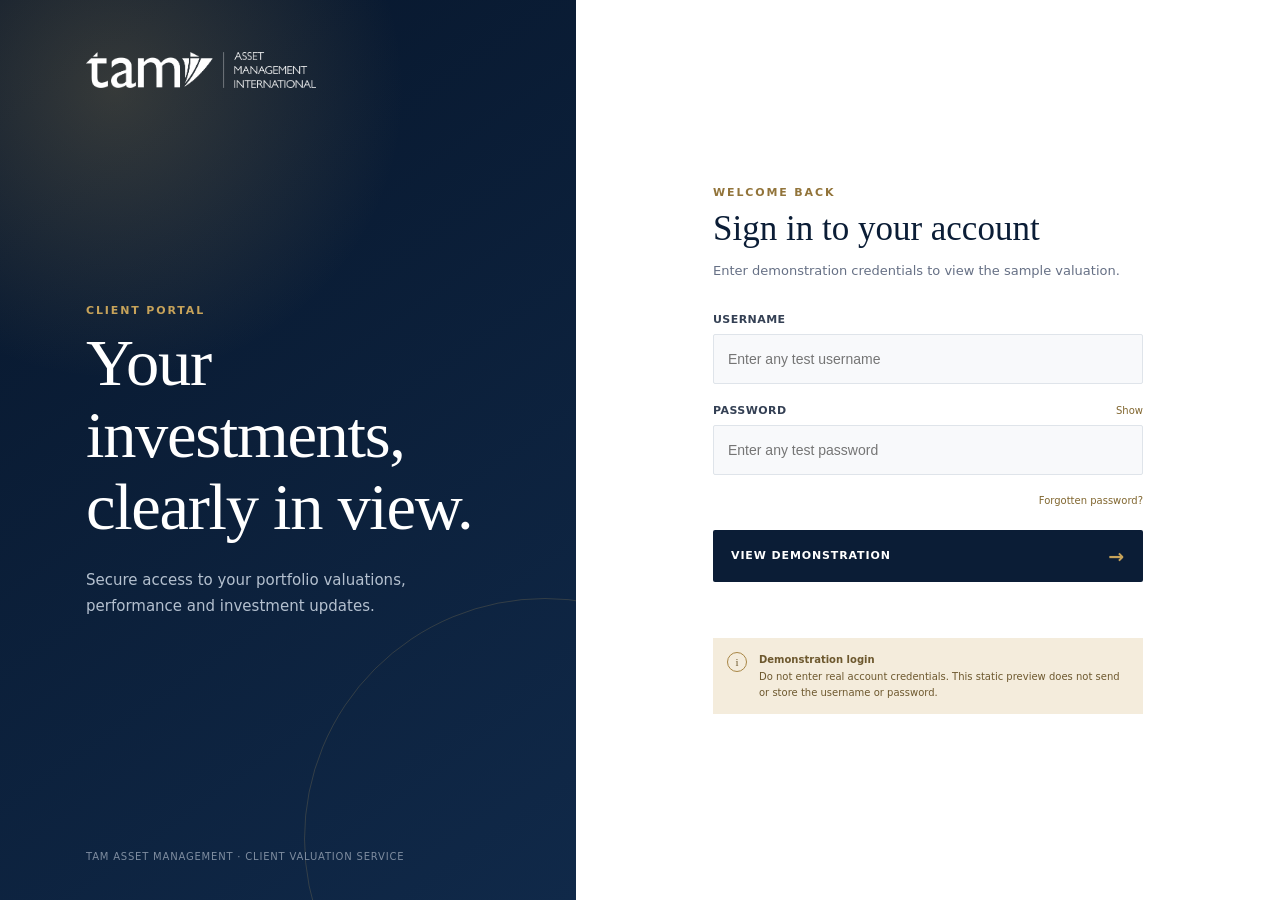
<file: index.html>
<!doctype html>
<html lang="en-GB">
  <head>
    <meta charset="utf-8" />
    <meta name="viewport" content="width=device-width, initial-scale=1" />
    <meta http-equiv="refresh" content="0; url=./docs/" />
    <title>TAM Client Valuation</title>
    <script>
      window.location.replace("./docs/");
    </script>
  </head>
  <body>
    <p>
      Opening the
      <a href="./docs/">TAM mobile valuation demonstration</a>…
    </p>
  </body>
</html>
</file>
<file: docs/styles.css>
:root {
  --navy: #0b1d36;
  --navy-soft: #142b4b;
  --gold: #c7a35a;
  --gold-pale: #f4ecdc;
  --ink: #142033;
  --muted: #667085;
  --line: #e4e8ee;
  --surface: #ffffff;
  --background: #f4f6f8;
}

* {
  box-sizing: border-box;
}

html {
  scroll-behavior: smooth;
}

body {
  margin: 0;
  background: var(--background);
  color: var(--ink);
  font-family:
    Inter, ui-sans-serif, system-ui, -apple-system, BlinkMacSystemFont, "Segoe UI",
    sans-serif;
  -webkit-font-smoothing: antialiased;
}

button,
a {
  font: inherit;
}

button {
  cursor: pointer;
}

.topbar {
  align-items: center;
  background: var(--navy);
  color: white;
  display: flex;
  height: 72px;
  justify-content: space-between;
  padding: 0 max(22px, calc((100vw - 1120px) / 2));
}

.brand {
  align-items: center;
  color: white;
  display: flex;
  gap: 12px;
  text-decoration: none;
}

.brandLogo {
  display: block;
  height: auto;
  max-width: 190px;
  width: min(32vw, 190px);
}

.topActions,
.status {
  align-items: center;
  display: flex;
}

.topActions {
  gap: 20px;
}

.status {
  color: #cbd3df;
  font-size: 12px;
  gap: 7px;
  letter-spacing: 0.08em;
  text-transform: uppercase;
}

.statusDot {
  background: #67c587;
  border-radius: 50%;
  box-shadow: 0 0 0 4px rgba(103, 197, 135, 0.12);
  height: 7px;
  width: 7px;
}

.menuButton {
  background: transparent;
  border: 0;
  display: grid;
  gap: 5px;
  padding: 10px 0 10px 10px;
  width: 28px;
}

.menuButton span {
  background: white;
  height: 1px;
  width: 18px;
}

.hero {
  background:
    radial-gradient(circle at 84% -20%, rgba(199, 163, 90, 0.28), transparent 37%),
    linear-gradient(135deg, var(--navy) 0%, var(--navy-soft) 100%);
  color: white;
  overflow: hidden;
}

.heroInner {
  margin: 0 auto;
  max-width: 1120px;
  padding: 54px 24px 70px;
}

.eyebrow {
  color: var(--gold);
  font-size: 11px;
  font-weight: 700;
  letter-spacing: 0.17em;
  margin: 0 0 10px;
  text-transform: uppercase;
}

.clientHeading {
  align-items: flex-end;
  display: flex;
  justify-content: space-between;
}

h1,
h2,
h3,
p {
  margin-top: 0;
}

h1,
h2,
h3 {
  font-family: Georgia, "Times New Roman", serif;
  font-weight: 400;
}

h1 {
  font-size: clamp(30px, 5vw, 46px);
  letter-spacing: -0.02em;
  margin-bottom: 7px;
}

.reference {
  color: #aeb9c9;
  font-size: 13px;
  margin: 0;
}

.asOf {
  display: grid;
  gap: 5px;
  text-align: right;
}

.asOf span {
  color: #aeb9c9;
  font-size: 11px;
  letter-spacing: 0.06em;
  text-transform: uppercase;
}

.asOf strong {
  font-family: Georgia, "Times New Roman", serif;
  font-size: 16px;
  font-weight: 400;
}

.totalValue {
  border-top: 1px solid rgba(255, 255, 255, 0.16);
  display: grid;
  margin-top: 38px;
  padding-top: 27px;
}

.totalValue > span {
  color: #c3ccd9;
  font-size: 12px;
  letter-spacing: 0.06em;
  text-transform: uppercase;
}

.totalValue strong {
  font-family: Georgia, "Times New Roman", serif;
  font-size: clamp(38px, 8vw, 62px);
  font-weight: 400;
  letter-spacing: -0.025em;
  line-height: 1.12;
  margin: 8px 0 10px;
}

.totalValue small {
  color: #aeb9c9;
  font-size: 13px;
}

.page {
  margin: 0 auto;
  max-width: 1120px;
  padding: 46px 24px 48px;
}

.sectionHeading {
  align-items: flex-end;
  display: flex;
  justify-content: space-between;
  margin-bottom: 22px;
}

.darkEyebrow {
  color: #92743a;
}

h2 {
  font-size: 28px;
  margin-bottom: 0;
}

.portfolioCount {
  align-items: center;
  background: var(--gold-pale);
  border-radius: 50%;
  color: #785d2b;
  display: flex;
  font-size: 13px;
  height: 32px;
  justify-content: center;
  width: 32px;
}

.portfolioGrid {
  display: grid;
  gap: 20px;
  grid-template-columns: repeat(2, minmax(0, 1fr));
}

.portfolioCard {
  background: var(--surface);
  border: 1px solid var(--line);
  border-radius: 4px;
  box-shadow: 0 8px 30px rgba(11, 29, 54, 0.05);
  overflow: hidden;
  padding: 27px 28px 24px;
  position: relative;
}

.cardAccent {
  background: var(--gold);
  height: 3px;
  left: 0;
  position: absolute;
  right: 0;
  top: 0;
}

.cardTop {
  align-items: flex-start;
  display: flex;
  gap: 16px;
  justify-content: space-between;
}

.portfolioLabel {
  color: var(--muted);
  font-size: 10px;
  font-weight: 700;
  letter-spacing: 0.12em;
  text-transform: uppercase;
}

.cardTop h3 {
  font-size: 23px;
  line-height: 1.2;
  margin: 7px 0 5px;
}

.cardTop p {
  color: var(--muted);
  font-size: 12px;
  margin: 0;
}

.riskBadge {
  background: #f1f3f6;
  border-radius: 20px;
  color: #4d5a6d;
  flex: 0 0 auto;
  font-size: 10px;
  padding: 7px 10px;
}

.portfolioValue {
  border-bottom: 1px solid var(--line);
  display: grid;
  margin-top: 30px;
  padding-bottom: 23px;
}

.portfolioValue span,
.metrics dt,
.cardDetails span {
  color: var(--muted);
  font-size: 10px;
  letter-spacing: 0.07em;
  text-transform: uppercase;
}

.portfolioValue strong {
  font-family: Georgia, "Times New Roman", serif;
  font-size: 32px;
  font-weight: 400;
  margin-top: 6px;
}

.metrics {
  display: grid;
  grid-template-columns: repeat(3, 1fr);
  margin: 0;
  padding: 21px 0;
}

.metrics div {
  border-right: 1px solid var(--line);
  display: grid;
  gap: 7px;
  padding: 0 14px;
}

.metrics div:first-child {
  padding-left: 0;
}

.metrics div:last-child {
  border-right: 0;
  padding-right: 0;
}

.metrics dd {
  font-size: 13px;
  font-weight: 650;
  margin: 0;
}

.positive {
  color: #2f7d52;
}

.cardDetails {
  background: #f7f8fa;
  display: grid;
  gap: 13px;
  margin: 0 -28px;
  padding: 17px 28px;
}

.cardDetails div {
  align-items: center;
  display: flex;
  gap: 18px;
  justify-content: space-between;
}

.cardDetails strong {
  font-size: 12px;
  font-weight: 600;
  text-align: right;
}

.viewButton {
  align-items: center;
  background: transparent;
  border: 0;
  color: var(--navy);
  display: flex;
  font-size: 12px;
  font-weight: 700;
  justify-content: space-between;
  letter-spacing: 0.06em;
  padding: 22px 0 0;
  text-transform: uppercase;
  width: 100%;
  text-decoration: none;
}

.viewButton span {
  color: var(--gold);
  font-size: 20px;
  transition: transform 180ms ease;
}

.viewButton:hover span {
  transform: translateX(4px);
}

.commentary {
  align-items: flex-start;
  background: var(--navy);
  color: white;
  display: grid;
  gap: 24px;
  grid-template-columns: auto 1fr;
  margin-top: 36px;
  padding: 32px;
}

.commentaryIcon {
  color: var(--gold);
  font-family: Georgia, "Times New Roman", serif;
  font-size: 62px;
  line-height: 0.8;
}

.commentary h2 {
  margin-bottom: 9px;
}

.commentary time {
  color: var(--gold);
  display: block;
  font-size: 10px;
  letter-spacing: 0.08em;
  margin-bottom: 18px;
  text-transform: uppercase;
}

.commentary h3 {
  font-size: 23px;
  line-height: 1.3;
  margin-bottom: 15px;
}

.commentaryContent > p:last-child {
  color: #b9c3d1;
  font-size: 13px;
  line-height: 1.75;
  margin-bottom: 0;
  max-width: 820px;
}

.disclaimer {
  color: #8a94a3;
  font-size: 11px;
  line-height: 1.5;
  margin: 24px 0 0;
  text-align: center;
}

.mobileNav {
  display: none;
}

.portfolioHero {
  background:
    radial-gradient(circle at 90% 0, rgba(199, 163, 90, 0.23), transparent 30%),
    var(--navy);
  color: white;
}

.portfolioHeroInner {
  margin: 0 auto;
  max-width: 1120px;
  padding: 32px 24px 43px;
}

.backLink {
  color: #b9c3d1;
  display: inline-block;
  font-size: 12px;
  margin-bottom: 32px;
  text-decoration: none;
}

.portfolioHeroTitle {
  align-items: flex-end;
  display: flex;
  justify-content: space-between;
}

.portfolioHeroTitle h1 {
  margin-bottom: 5px;
}

.heroRisk {
  border: 1px solid rgba(255, 255, 255, 0.2);
  border-radius: 20px;
  color: #d8dee7;
  font-size: 11px;
  padding: 8px 13px;
}

.portfolioHeroMetrics {
  border-top: 1px solid rgba(255, 255, 255, 0.15);
  display: grid;
  grid-template-columns: 2fr 1fr 1fr;
  margin-top: 31px;
  padding-top: 26px;
}

.portfolioHeroMetrics > div {
  border-left: 1px solid rgba(255, 255, 255, 0.15);
  display: grid;
  gap: 6px;
  padding: 0 26px;
}

.portfolioHeroMetrics > div:first-child {
  border-left: 0;
  padding-left: 0;
}

.portfolioHeroMetrics span {
  color: #aeb9c9;
  font-size: 10px;
  letter-spacing: 0.08em;
  text-transform: uppercase;
}

.portfolioHeroMetrics strong {
  font-family: Georgia, "Times New Roman", serif;
  font-size: 25px;
  font-weight: 400;
}

.portfolioHeroMetrics .primaryMetric strong {
  font-size: 38px;
}

.portfolioHeroMetrics small {
  color: #8796aa;
  font-size: 11px;
}

.heroPositive {
  color: #82d09e;
}

.sectionNav {
  background: white;
  border-bottom: 1px solid var(--line);
  position: sticky;
  top: 0;
  z-index: 5;
}

.sectionNav > div {
  display: flex;
  gap: 35px;
  margin: 0 auto;
  max-width: 1120px;
  padding: 0 24px;
}

.sectionNav a {
  border-bottom: 2px solid transparent;
  color: var(--muted);
  font-size: 12px;
  padding: 17px 0 15px;
  text-decoration: none;
}

.sectionNav a:first-child {
  border-bottom-color: var(--gold);
  color: var(--navy);
  font-weight: 700;
}

.portfolioPage {
  margin: 0 auto;
  max-width: 1120px;
  padding: 32px 24px 48px;
}

.detailGrid,
.activityGrid {
  display: grid;
  gap: 20px;
  grid-template-columns: repeat(2, minmax(0, 1fr));
}

.panel {
  background: white;
  border: 1px solid var(--line);
  box-shadow: 0 8px 30px rgba(11, 29, 54, 0.04);
  padding: 27px 28px;
}

.panelHeading {
  align-items: flex-start;
  display: flex;
  justify-content: space-between;
  margin-bottom: 25px;
}

.panelHeading h2 {
  font-size: 24px;
}

.panelDate {
  color: var(--muted);
  font-size: 10px;
}

.allocationList {
  display: grid;
  gap: 16px;
}

.allocationLabel {
  align-items: center;
  display: flex;
  font-size: 12px;
  justify-content: space-between;
  margin-bottom: 7px;
}

.allocationLabel > span {
  align-items: center;
  display: flex;
  gap: 8px;
}

.swatch {
  border-radius: 2px;
  display: inline-block;
  height: 8px;
  width: 8px;
}

.allocationTrack {
  background: #eef1f4;
  height: 5px;
  margin-right: 84px;
}

.allocationBar {
  display: block;
  height: 5px;
}

.swatch1 { background: #a88645; }
.swatch2 { background: #153b65; }
.swatch3 { background: #8da4b8; }
.swatch4 { background: #7d6f99; }
.swatch5 { background: #3f7b69; }

.allocationRow {
  position: relative;
}

.allocationRow small {
  bottom: -3px;
  color: var(--muted);
  font-size: 10px;
  position: absolute;
  right: 0;
}

.returnComparison {
  display: grid;
  grid-template-columns: 1fr 1fr;
}

.returnComparison > div {
  border-right: 1px solid var(--line);
  display: grid;
  gap: 5px;
  padding: 0 20px;
}

.returnComparison > div:first-child {
  padding-left: 0;
}

.returnComparison > div:last-child {
  border-right: 0;
}

.returnComparison span {
  color: var(--muted);
  font-size: 10px;
  text-transform: uppercase;
}

.returnComparison strong {
  font-family: Georgia, "Times New Roman", serif;
  font-size: 30px;
  font-weight: 400;
}

.returnComparison > div:first-child strong {
  color: #2f7d52;
}

.performanceLineChart {
  display: block;
  height: 180px;
  margin-top: 20px;
  width: 100%;
}

.legendPortfolio {
  background: var(--gold);
}

.legendBenchmark {
  background: #91a5b7;
}

.chartLegend {
  display: flex;
  gap: 18px;
  margin-top: 12px;
}

.chartLegend span {
  align-items: center;
  color: var(--muted);
  display: flex;
  font-size: 10px;
  gap: 6px;
}

.chartLegend i {
  height: 7px;
  width: 7px;
}

.performanceNote,
.dataNotice {
  color: var(--muted);
  font-size: 10px;
  line-height: 1.5;
  margin: 18px 0 0;
}

.holdingsPanel {
  margin-top: 20px;
}

.holdingRow {
  align-items: center;
  display: grid;
  gap: 28px;
  grid-template-columns: minmax(260px, 1.6fr) minmax(320px, 1.4fr) auto;
}

.holdingIdentity {
  align-items: flex-start;
  display: flex;
  gap: 14px;
}

.holdingType {
  align-items: center;
  background: var(--gold-pale);
  border-radius: 50%;
  color: #7c602c;
  display: flex;
  flex: 0 0 auto;
  font-size: 10px;
  height: 43px;
  justify-content: center;
  width: 43px;
}

.holdingIdentity h3 {
  font-family: inherit;
  font-size: 13px;
  font-weight: 650;
  line-height: 1.4;
  margin: 1px 0 5px;
}

.holdingIdentity p {
  color: var(--muted);
  font-size: 10px;
  margin: 0;
}

.holdingMetrics {
  display: grid;
  grid-template-columns: repeat(3, 1fr);
  margin: 0;
}

.holdingMetrics div {
  display: grid;
  gap: 6px;
}

.holdingMetrics dt {
  color: var(--muted);
  font-size: 9px;
  text-transform: uppercase;
}

.holdingMetrics dd {
  font-size: 12px;
  font-weight: 700;
  margin: 0;
}

.rowButton {
  background: transparent;
  border: 0;
  color: var(--navy);
  font-size: 10px;
  font-weight: 700;
  letter-spacing: 0.05em;
  text-transform: uppercase;
  white-space: nowrap;
}

.rowButton span {
  color: var(--gold);
  font-size: 16px;
  margin-left: 8px;
}

.activityGrid {
  margin-top: 20px;
}

.activityList {
  display: grid;
}

.activityRow {
  align-items: center;
  border-top: 1px solid var(--line);
  display: grid;
  gap: 12px;
  grid-template-columns: auto 1fr auto;
  padding: 14px 0;
}

.activityRow:first-child {
  border-top: 0;
  padding-top: 0;
}

.activityDate {
  color: var(--muted);
  font-size: 10px;
  width: 72px;
}

.activityRow strong {
  display: block;
  font-size: 11px;
  line-height: 1.4;
}

.activityRow p {
  color: var(--muted);
  font-size: 10px;
  margin: 4px 0 0;
}

.activityRow b {
  font-size: 11px;
  white-space: nowrap;
}

.negative {
  color: #a94343;
}

.tradeBadge {
  border-radius: 15px;
  font-size: 9px;
  padding: 6px 8px;
  text-align: center;
  width: 40px;
}

.tradeBadge.buy {
  background: #e6f3eb;
  color: #2f7d52;
}

.tradeBadge.sell {
  background: #f7e9e9;
  color: #984747;
}

.emptyPortfolio {
  margin: 20px auto;
  max-width: 680px;
  overflow: hidden;
  padding: 45px;
  position: relative;
  text-align: center;
}

.emptyNumber {
  color: #f1f3f5;
  font-family: Georgia, "Times New Roman", serif;
  font-size: 180px;
  line-height: 1;
  position: absolute;
  right: -15px;
  top: -30px;
  z-index: 0;
}

.emptyPortfolio > *:not(.emptyNumber) {
  position: relative;
  z-index: 1;
}

.emptyPortfolio p:not(.eyebrow) {
  color: var(--muted);
  font-size: 13px;
  line-height: 1.7;
  margin: 18px auto 25px;
  max-width: 500px;
}

.emptyBack {
  color: var(--navy);
  font-size: 11px;
  font-weight: 700;
  text-decoration: none;
  text-transform: uppercase;
}

@media (max-width: 760px) {
  body {
    padding-bottom: 73px;
  }

  .topbar {
    height: 64px;
    padding: 0 20px;
  }

  .status {
    display: none;
  }

  .brandLogo {
    max-width: 155px;
    width: 43vw;
  }

  .heroInner {
    padding: 35px 20px 46px;
  }

  .clientHeading {
    align-items: flex-start;
    display: grid;
    gap: 24px;
  }

  .asOf {
    text-align: left;
  }

  .totalValue {
    margin-top: 27px;
    padding-top: 24px;
  }

  .page {
    padding: 34px 16px 32px;
  }

  .portfolioGrid {
    grid-template-columns: 1fr;
  }

  .portfolioCard {
    padding: 24px 20px 21px;
  }

  .cardTop {
    display: grid;
  }

  .riskBadge {
    width: max-content;
  }

  .portfolioValue {
    margin-top: 23px;
  }

  .metrics {
    gap: 0;
  }

  .metrics div {
    padding: 0 9px;
  }

  .metrics dd {
    font-size: 11px;
  }

  .cardDetails {
    margin: 0 -20px;
    padding: 17px 20px;
  }

  .commentary {
    gap: 12px;
    grid-template-columns: 1fr;
    padding: 26px 22px;
  }

  .commentaryIcon {
    font-size: 44px;
    height: 25px;
  }

  .mobileNav {
    align-items: center;
    background: white;
    border-top: 1px solid var(--line);
    bottom: 0;
    display: grid;
    grid-template-columns: repeat(3, 1fr);
    height: 73px;
    left: 0;
    position: fixed;
    right: 0;
    z-index: 10;
  }

  .mobileNav a {
    align-items: center;
    color: #7a8594;
    display: flex;
    flex-direction: column;
    font-size: 10px;
    gap: 5px;
    text-decoration: none;
  }

  .mobileNav a span {
    font-size: 20px;
  }

  .mobileNav .active {
    color: var(--navy);
    font-weight: 700;
  }

  .portfolioHeroInner {
    padding: 24px 20px 34px;
  }

  .backLink {
    margin-bottom: 25px;
  }

  .portfolioHeroTitle {
    align-items: flex-start;
    display: grid;
    gap: 16px;
  }

  .heroRisk {
    width: max-content;
  }

  .portfolioHeroMetrics {
    gap: 20px;
    grid-template-columns: 1fr 1fr;
  }

  .portfolioHeroMetrics > div {
    border-left: 0;
    padding: 0;
  }

  .portfolioHeroMetrics .primaryMetric {
    border-bottom: 1px solid rgba(255, 255, 255, 0.15);
    grid-column: 1 / -1;
    padding-bottom: 20px;
  }

  .portfolioHeroMetrics .primaryMetric strong {
    font-size: 34px;
  }

  .sectionNav > div {
    gap: 26px;
    padding: 0 20px;
  }

  .portfolioPage {
    padding: 22px 16px 35px;
  }

  .detailGrid,
  .activityGrid {
    grid-template-columns: 1fr;
  }

  .panel {
    padding: 23px 20px;
  }

  .holdingRow {
    align-items: start;
    grid-template-columns: 1fr;
  }

  .holdingMetrics {
    border-bottom: 1px solid var(--line);
    border-top: 1px solid var(--line);
    padding: 17px 0;
  }

  .rowButton {
    padding: 0;
    text-align: left;
  }

  .emptyPortfolio {
    padding: 38px 22px;
  }
}

@media (max-width: 360px) {
  .metrics {
    grid-template-columns: 1fr;
  }

  .metrics div {
    border-bottom: 1px solid var(--line);
    border-right: 0;
    padding: 10px 0;
  }

  .metrics div:last-child {
    border-bottom: 0;
  }
}

.loginShell {
  background: white;
  display: grid;
  grid-template-columns: minmax(360px, 0.9fr) minmax(480px, 1.1fr);
  min-height: 100vh;
}

.loginBrandPanel {
  background:
    radial-gradient(circle at 20% 10%, rgba(199, 163, 90, 0.24), transparent 31%),
    linear-gradient(145deg, #07162b 0%, #102949 100%);
  color: white;
  min-height: 100vh;
  overflow: hidden;
  position: relative;
}

.loginBrandPanel::after {
  border: 1px solid rgba(199, 163, 90, 0.2);
  border-radius: 50%;
  bottom: -180px;
  content: "";
  height: 480px;
  position: absolute;
  right: -210px;
  width: 480px;
}

.loginBrandInner {
  display: flex;
  flex-direction: column;
  height: 100%;
  min-height: 100vh;
  padding: 52px clamp(38px, 7vw, 86px) 38px;
  position: relative;
  z-index: 1;
}

.loginLogo {
  height: auto;
  max-width: 230px;
  width: 72%;
}

.loginIntroduction {
  margin: auto 0;
  max-width: 510px;
  padding: 60px 0;
}

.loginIntroduction h1 {
  font-size: clamp(42px, 5.2vw, 67px);
  line-height: 1.08;
  margin-bottom: 24px;
}

.loginIntroduction > p:last-child {
  color: #b4c0cf;
  font-size: 15px;
  line-height: 1.75;
  max-width: 430px;
}

.loginBrandFooter {
  color: #7f8da0;
  font-size: 10px;
  letter-spacing: 0.08em;
  margin: 0;
  text-transform: uppercase;
}

.loginFormPanel {
  align-items: center;
  display: flex;
  justify-content: center;
  min-height: 100vh;
  padding: 50px;
}

.loginFormWrap {
  max-width: 430px;
  width: 100%;
}

.loginMobileBrand {
  display: none;
}

.loginFormWrap h2 {
  color: var(--navy);
  font-size: 35px;
  margin-bottom: 12px;
}

.loginLead {
  color: var(--muted);
  font-size: 13px;
  line-height: 1.6;
  margin-bottom: 31px;
}

.loginForm {
  display: grid;
  gap: 20px;
}

.loginField {
  display: grid;
  gap: 8px;
}

.loginField label,
.passwordLabel label {
  color: #344054;
  font-size: 11px;
  font-weight: 700;
  letter-spacing: 0.04em;
  text-transform: uppercase;
}

.loginField input {
  background: #f8f9fb;
  border: 1px solid #dfe4ea;
  border-radius: 2px;
  color: var(--ink);
  font-size: 14px;
  height: 50px;
  outline: none;
  padding: 0 14px;
  transition:
    border-color 160ms ease,
    box-shadow 160ms ease;
}

.loginField input:focus {
  border-color: #a88645;
  box-shadow: 0 0 0 3px rgba(199, 163, 90, 0.14);
}

.passwordLabel {
  align-items: center;
  display: flex;
  justify-content: space-between;
}

.showPassword,
.forgotButton {
  background: transparent;
  border: 0;
  color: #80662f;
  font-size: 10px;
  padding: 0;
}

.loginOptions {
  align-items: center;
  display: flex;
  justify-content: flex-end;
}

.loginSubmit {
  align-items: center;
  background: var(--navy);
  border: 0;
  border-radius: 2px;
  color: white;
  display: flex;
  font-size: 11px;
  font-weight: 700;
  height: 52px;
  justify-content: space-between;
  letter-spacing: 0.08em;
  margin-top: 4px;
  padding: 0 18px;
  text-transform: uppercase;
}

.loginSubmit:hover {
  background: #153457;
}

.loginSubmit span {
  color: var(--gold);
  font-size: 19px;
}

.loginStatus {
  color: #80662f;
  font-size: 11px;
  min-height: 16px;
  margin: -5px 0 0;
}

.demoNotice {
  align-items: flex-start;
  background: var(--gold-pale);
  color: #6d582e;
  display: flex;
  gap: 12px;
  margin-top: 25px;
  padding: 14px;
}

.demoNotice > span {
  align-items: center;
  border: 1px solid #a88645;
  border-radius: 50%;
  display: flex;
  flex: 0 0 auto;
  font-family: Georgia, serif;
  font-size: 11px;
  height: 20px;
  justify-content: center;
  width: 20px;
}

.demoNotice p {
  font-size: 10px;
  line-height: 1.55;
  margin: 0;
}

.demoNotice strong {
  display: block;
  margin-bottom: 2px;
}

.loginHelp {
  color: var(--muted);
  font-size: 10px;
  margin: 25px 0 0;
  text-align: center;
}

@media (max-width: 800px) {
  .loginShell {
    display: block;
  }

  .loginBrandPanel {
    display: none;
  }

  .loginFormPanel {
    align-items: flex-start;
    background: white;
    padding: 0 22px 40px;
  }

  .loginMobileBrand {
    align-items: center;
    background: var(--navy);
    display: flex;
    height: 92px;
    margin: 0 -22px 42px;
    padding: 0 22px;
  }

  .loginMobileBrand img {
    height: auto;
    max-width: 180px;
    width: 55%;
  }

  .loginFormWrap h2 {
    font-size: 30px;
  }
}

@media (max-width: 390px) {
  .loginOptions {
    align-items: flex-start;
    display: grid;
    gap: 14px;
  }
}

.staticLoading,
.staticError {
  align-items: center;
  background: var(--navy);
  color: white;
  display: flex;
  justify-content: center;
  min-height: 100vh;
  padding: 30px;
  text-align: center;
}

.staticError {
  flex-direction: column;
}

.staticSignOut {
  border: 1px solid rgba(255, 255, 255, 0.25);
  border-radius: 2px;
  color: white;
  font-size: 10px;
  letter-spacing: 0.06em;
  padding: 8px 11px;
  text-decoration: none;
  text-transform: uppercase;
}
</file>
